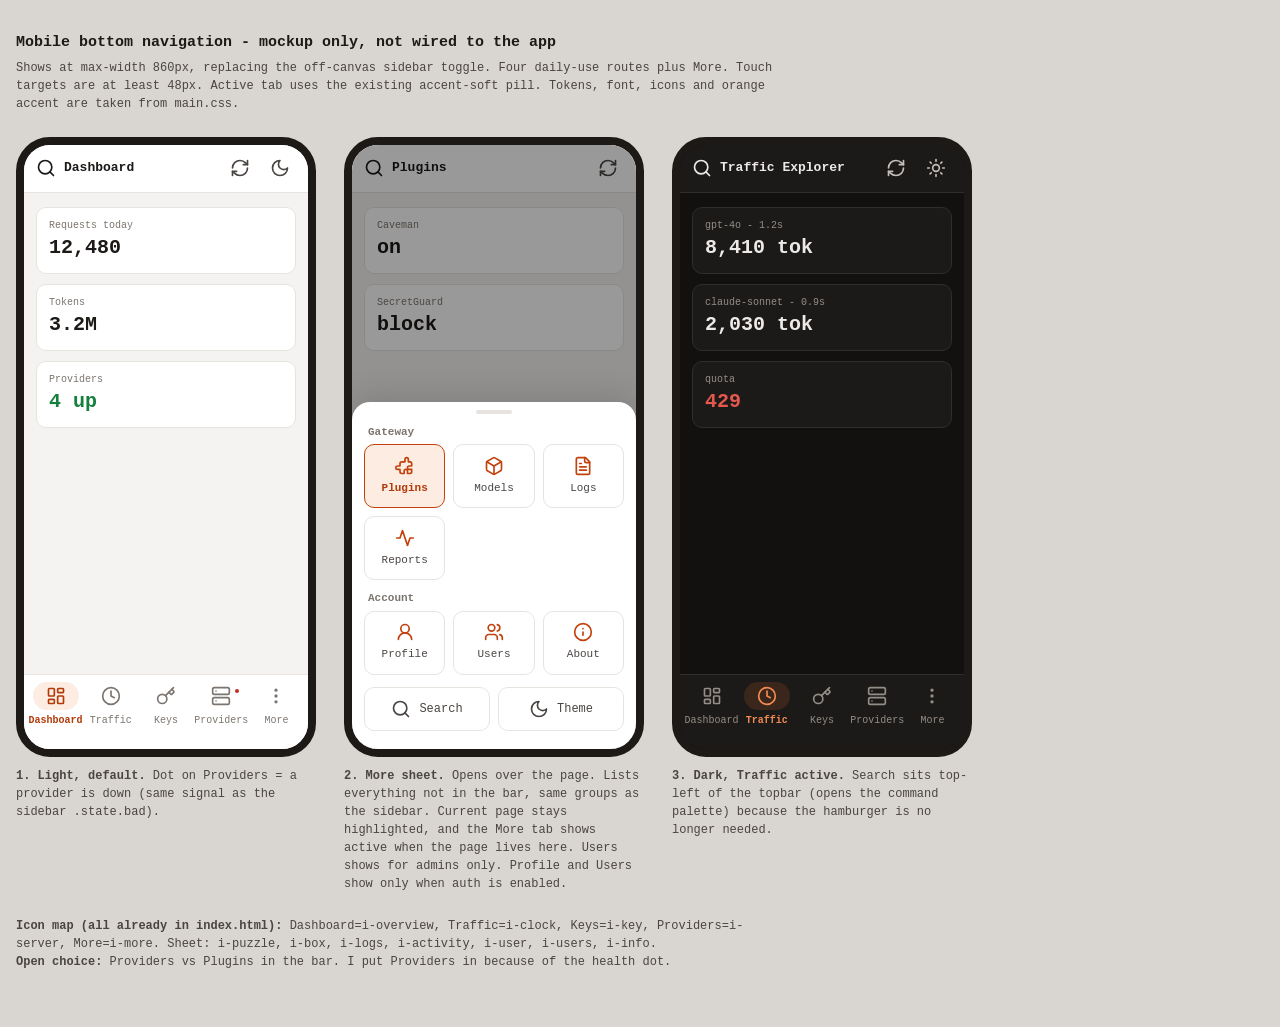
<file: docs/mockups/bottom-nav.html>
<!doctype html><html lang="en"><head><meta charset="utf-8"><meta name="viewport" content="width=device-width,initial-scale=1">
<title>NineGuard mobile bottom nav - mockup</title>
<style>
:root{--bg:#f4f3f1;--panel:#fff;--hover:#f1efec;--border:#e7e4e0;--text:#1c1917;--text-2:#4a4542;--muted:#7c756f;--accent:#c2410c;--accent-soft:#fcece2;--accent-text:#b13a0a;--danger:#c42b1c;--ok:#15803d;--shadow-pop:0 -8px 28px rgb(41 37 36/.14);--font:ui-monospace,Menlo,Consolas,monospace}
[data-theme=dark]{--bg:#121110;--panel:#1c1a19;--hover:#292624;--border:#302d2a;--text:#ece9e6;--text-2:#c4beb8;--muted:#948d86;--accent:#ea6a2a;--accent-soft:rgb(234 106 42/.15);--accent-text:#f28b52;--danger:#e5584e;--ok:#4ade80;--shadow-pop:0 -10px 30px rgb(0 0 0/.45)}
*{box-sizing:border-box}body{margin:0;background:#d9d5d0;font:12px/1.5 var(--font);color:#1c1917;padding:32px 16px}
h1{font-size:15px;margin:0 0 4px}.note{max-width:760px;color:#4a4542;margin:0 0 24px}
.row{display:flex;gap:28px;flex-wrap:wrap;align-items:flex-start}
figure{margin:0}figcaption{margin-top:10px;max-width:300px;color:#4a4542}
.phone{width:300px;height:620px;border:8px solid #1c1917;border-radius:34px;overflow:hidden;position:relative;background:var(--bg);color:var(--text);display:flex;flex-direction:column}
.icon{width:20px;height:20px;fill:none;stroke:currentColor;stroke-width:2;stroke-linecap:round;stroke-linejoin:round;flex:none}
.top{display:flex;align-items:center;gap:8px;height:48px;padding:0 12px;border-bottom:1px solid var(--border);background:var(--panel)}
.top b{font-size:13px}.top .sp{flex:1}.top .ib{width:32px;height:32px;display:grid;place-items:center;color:var(--text-2)}
.page{flex:1;overflow:hidden;padding:14px 12px;display:grid;gap:10px;align-content:start}
.card{background:var(--panel);border:1px solid var(--border);border-radius:10px;padding:10px 12px}
.card small{color:var(--muted);display:block}.card strong{font-size:20px}
.ok{color:var(--ok)}.bad{color:var(--danger)}
.tabs{display:grid;grid-template-columns:repeat(5,1fr);background:var(--panel);border-top:1px solid var(--border);padding:6px 4px calc(6px + 14px);}
.tab{display:flex;flex-direction:column;align-items:center;gap:3px;min-height:48px;justify-content:center;color:var(--muted);font-size:10px;border-radius:10px;position:relative}
.tab.on{color:var(--accent-text);font-weight:700}
.tab.on .pill{background:var(--accent-soft)}
.pill{width:46px;height:28px;border-radius:14px;display:grid;place-items:center}
.dot{position:absolute;top:6px;right:calc(50% - 20px);width:8px;height:8px;border-radius:50%;background:var(--danger);border:2px solid var(--panel)}
.scrim{position:absolute;inset:0;background:rgb(0 0 0/.4)}
.sheet{position:absolute;left:0;right:0;bottom:0;background:var(--panel);border-radius:18px 18px 0 0;box-shadow:var(--shadow-pop);padding:8px 12px 18px}
.grab{width:36px;height:4px;border-radius:2px;background:var(--border);margin:0 auto 10px}
.gt{color:var(--muted);font-size:11px;font-weight:600;margin:10px 4px 4px}
.grid{display:grid;grid-template-columns:repeat(3,1fr);gap:8px}
.it{border:1px solid var(--border);border-radius:10px;min-height:64px;display:flex;flex-direction:column;align-items:center;justify-content:center;gap:4px;font-size:11px;color:var(--text-2)}
.it .icon{color:var(--accent)}
.it.on{background:var(--accent-soft);border-color:var(--accent);color:var(--accent-text);font-weight:700}
.sheet .foot{display:flex;gap:8px;margin-top:12px}.sheet .foot div{flex:1;border:1px solid var(--border);border-radius:10px;min-height:44px;display:flex;align-items:center;justify-content:center;gap:8px;color:var(--text-2)}
</style></head><body>
<svg xmlns="http://www.w3.org/2000/svg" style="display:none">  <symbol id="i-overview" viewBox="0 0 24 24"><rect width="7" height="9" x="3" y="3" rx="1"/><rect width="7" height="5" x="14" y="3" rx="1"/><rect width="7" height="9" x="14" y="12" rx="1"/><rect width="7" height="5" x="3" y="16" rx="1"/></symbol>
  <symbol id="i-logs" viewBox="0 0 24 24"><path d="M15 2H6a2 2 0 0 0-2 2v16a2 2 0 0 0 2 2h12a2 2 0 0 0 2-2V7Z"/><path d="M14 2v4a2 2 0 0 0 2 2h4"/><path d="M10 9H8"/><path d="M16 13H8"/><path d="M16 17H8"/></symbol>
  <symbol id="i-box" viewBox="0 0 24 24"><path d="M21 8a2 2 0 0 0-1-1.73l-7-4a2 2 0 0 0-2 0l-7 4A2 2 0 0 0 3 8v8a2 2 0 0 0 1 1.73l7 4a2 2 0 0 0 2 0l7-4A2 2 0 0 0 21 16Z"/><path d="m3.3 7 8.7 5 8.7-5"/><path d="M12 22V12"/></symbol>
  <symbol id="i-server" viewBox="0 0 24 24"><rect width="20" height="8" x="2" y="2" rx="2"/><rect width="20" height="8" x="2" y="14" rx="2"/><line x1="6" x2="6.01" y1="6" y2="6"/><line x1="6" x2="6.01" y1="18" y2="18"/></symbol>
  <symbol id="i-search" viewBox="0 0 24 24"><circle cx="11" cy="11" r="8"/><path d="m21 21-4.3-4.3"/></symbol>
  <symbol id="i-refresh" viewBox="0 0 24 24"><path d="M3 12a9 9 0 0 1 9-9 9.75 9.75 0 0 1 6.74 2.74L21 8"/><path d="M21 3v5h-5"/><path d="M21 12a9 9 0 0 1-9 9 9.75 9.75 0 0 1-6.74-2.74L3 16"/><path d="M8 16H3v5"/></symbol>
  <symbol id="i-sun" viewBox="0 0 24 24"><circle cx="12" cy="12" r="4"/><path d="M12 2v2"/><path d="M12 20v2"/><path d="m4.93 4.93 1.41 1.41"/><path d="m17.66 17.66 1.41 1.41"/><path d="M2 12h2"/><path d="M20 12h2"/><path d="m6.34 17.66-1.41 1.41"/><path d="m19.07 4.93-1.41 1.41"/></symbol>
  <symbol id="i-moon" viewBox="0 0 24 24"><path d="M12 3a6 6 0 0 0 9 9 9 9 0 1 1-9-9Z"/></symbol>
  <symbol id="i-chevron-right" viewBox="0 0 24 24"><path d="m9 18 6-6-6-6"/></symbol>
  <symbol id="i-x" viewBox="0 0 24 24"><path d="M18 6 6 18"/><path d="m6 6 12 12"/></symbol>
  <symbol id="i-alert" viewBox="0 0 24 24"><path d="m21.73 18-8-14a2 2 0 0 0-3.48 0l-8 14A2 2 0 0 0 4 21h16a2 2 0 0 0 1.73-3"/><path d="M12 9v4"/><path d="M12 17h.01"/></symbol>
  <symbol id="i-clock" viewBox="0 0 24 24"><circle cx="12" cy="12" r="10"/><polyline points="12 6 12 12 16 14"/></symbol>
  <symbol id="i-activity" viewBox="0 0 24 24"><path d="M22 12h-4l-3 9L9 3l-3 9H2"/></symbol>
  <symbol id="i-user" viewBox="0 0 24 24"><circle cx="12" cy="8" r="5"/><path d="M20 21a8 8 0 0 0-16 0"/></symbol>
  <symbol id="i-users" viewBox="0 0 24 24"><path d="M16 21v-2a4 4 0 0 0-4-4H6a4 4 0 0 0-4 4v2"/><circle cx="9" cy="7" r="4"/><path d="M22 21v-2a4 4 0 0 0-3-3.87"/><path d="M16 3.13a4 4 0 0 1 0 7.75"/></symbol>
  <symbol id="i-key" viewBox="0 0 24 24"><path d="m15.5 7.5 2.3 2.3a1 1 0 0 0 1.4 0l2.1-2.1a1 1 0 0 0 0-1.4L19 4"/><path d="m21 2-9.6 9.6"/><circle cx="7.5" cy="15.5" r="5.5"/></symbol>
  <symbol id="i-more" viewBox="0 0 24 24"><circle cx="12" cy="12" r="1"/><circle cx="12" cy="5" r="1"/><circle cx="12" cy="19" r="1"/></symbol>
  <symbol id="i-info" viewBox="0 0 24 24"><circle cx="12" cy="12" r="10"/><path d="M12 16v-4"/><path d="M12 8h.01"/></symbol>
  <symbol id="i-puzzle" viewBox="0 0 24 24"><path d="M19 7h-3V4a2 2 0 0 0-4 0v3H8a2 2 0 0 0-2 2v3H3a2 2 0 0 0 0 4h3v3a2 2 0 0 0 2 2h3v-3a2 2 0 0 1 4 0v3h3a2 2 0 0 0 2-2v-3h-3a2 2 0 0 1 0-4h3V9a2 2 0 0 0-2-2z"/></symbol></svg>
<h1>Mobile bottom navigation - mockup only, not wired to the app</h1>
<p class="note">Shows at max-width 860px, replacing the off-canvas sidebar toggle. Four daily-use routes plus More. Touch targets are at least 48px. Active tab uses the existing accent-soft pill. Tokens, font, icons and orange accent are taken from main.css.</p>
<div class="row">

<figure><div class="phone" data-theme="light">
<div class="top"><svg class="icon"><use href="#i-search"/></svg><b>Dashboard</b><span class="sp"></span><span class="ib"><svg class="icon"><use href="#i-refresh"/></svg></span><span class="ib"><svg class="icon"><use href="#i-moon"/></svg></span></div>
<div class="page"><div class="card"><small>Requests today</small><strong>12,480</strong></div><div class="card"><small>Tokens</small><strong>3.2M</strong></div><div class="card"><small>Providers</small><strong class="ok">4 up</strong></div></div>
<nav class="tabs">
<a class="tab on"><span class="pill"><svg class="icon"><use href="#i-overview"/></svg></span>Dashboard</a>
<a class="tab"><span class="pill"><svg class="icon"><use href="#i-clock"/></svg></span>Traffic</a>
<a class="tab"><span class="pill"><svg class="icon"><use href="#i-key"/></svg></span>Keys</a>
<a class="tab"><span class="pill"><svg class="icon"><use href="#i-server"/></svg></span>Providers<i class="dot"></i></a>
<a class="tab"><span class="pill"><svg class="icon"><use href="#i-more"/></svg></span>More</a>
</nav></div><figcaption><b>1. Light, default.</b> Dot on Providers = a provider is down (same signal as the sidebar .state.bad).</figcaption></figure>

<figure><div class="phone" data-theme="light">
<div class="top"><svg class="icon"><use href="#i-search"/></svg><b>Plugins</b><span class="sp"></span><span class="ib"><svg class="icon"><use href="#i-refresh"/></svg></span></div>
<div class="page"><div class="card"><small>Caveman</small><strong>on</strong></div><div class="card"><small>SecretGuard</small><strong>block</strong></div></div>
<div class="scrim"></div>
<div class="sheet"><div class="grab"></div>
<div class="gt">Gateway</div><div class="grid">
<div class="it on"><svg class="icon"><use href="#i-puzzle"/></svg>Plugins</div>
<div class="it"><svg class="icon"><use href="#i-box"/></svg>Models</div>
<div class="it"><svg class="icon"><use href="#i-logs"/></svg>Logs</div>
<div class="it"><svg class="icon"><use href="#i-activity"/></svg>Reports</div></div>
<div class="gt">Account</div><div class="grid">
<div class="it"><svg class="icon"><use href="#i-user"/></svg>Profile</div>
<div class="it"><svg class="icon"><use href="#i-users"/></svg>Users</div>
<div class="it"><svg class="icon"><use href="#i-info"/></svg>About</div></div>
<div class="foot"><div><svg class="icon"><use href="#i-search"/></svg>Search</div><div><svg class="icon"><use href="#i-moon"/></svg>Theme</div></div>
</div>
<nav class="tabs" style="position:absolute;left:0;right:0;bottom:0;z-index:0;visibility:hidden"></nav>
</div><figcaption><b>2. More sheet.</b> Opens over the page. Lists everything not in the bar, same groups as the sidebar. Current page stays highlighted, and the More tab shows active when the page lives here. Users shows for admins only. Profile and Users show only when auth is enabled.</figcaption></figure>

<figure><div class="phone" data-theme="dark">
<div class="top"><svg class="icon"><use href="#i-search"/></svg><b>Traffic Explorer</b><span class="sp"></span><span class="ib"><svg class="icon"><use href="#i-refresh"/></svg></span><span class="ib"><svg class="icon"><use href="#i-sun"/></svg></span></div>
<div class="page"><div class="card"><small>gpt-4o - 1.2s</small><strong>8,410 tok</strong></div><div class="card"><small>claude-sonnet - 0.9s</small><strong>2,030 tok</strong></div><div class="card"><small>quota</small><strong class="bad">429</strong></div></div>
<nav class="tabs">
<a class="tab"><span class="pill"><svg class="icon"><use href="#i-overview"/></svg></span>Dashboard</a>
<a class="tab on"><span class="pill"><svg class="icon"><use href="#i-clock"/></svg></span>Traffic</a>
<a class="tab"><span class="pill"><svg class="icon"><use href="#i-key"/></svg></span>Keys</a>
<a class="tab"><span class="pill"><svg class="icon"><use href="#i-server"/></svg></span>Providers</a>
<a class="tab"><span class="pill"><svg class="icon"><use href="#i-more"/></svg></span>More</a>
</nav></div><figcaption><b>3. Dark, Traffic active.</b> Search sits top-left of the topbar (opens the command palette) because the hamburger is no longer needed.</figcaption></figure>

</div>
<p class="note" style="margin-top:24px"><b>Icon map (all already in index.html):</b> Dashboard=i-overview, Traffic=i-clock, Keys=i-key, Providers=i-server, More=i-more. Sheet: i-puzzle, i-box, i-logs, i-activity, i-user, i-users, i-info.<br><b>Open choice:</b> Providers vs Plugins in the bar. I put Providers in because of the health dot.</p>
</body></html>
</file>
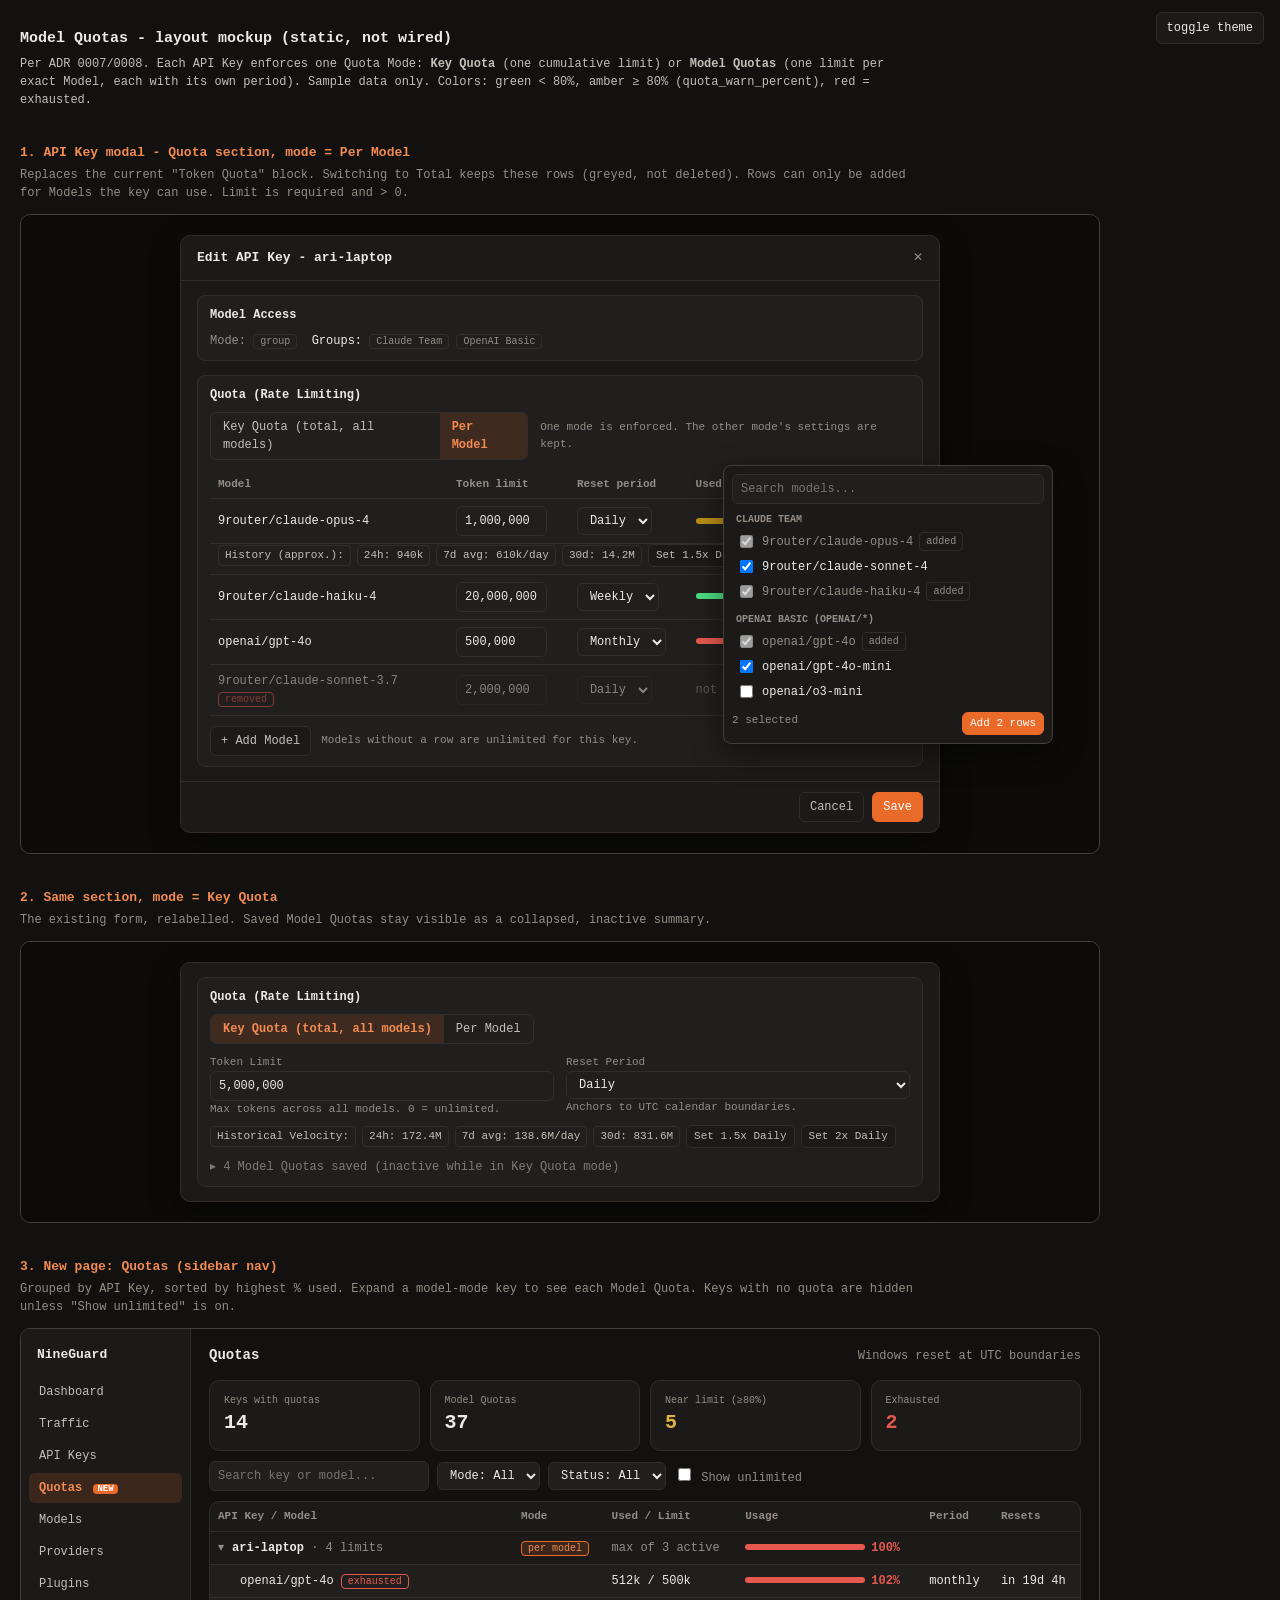
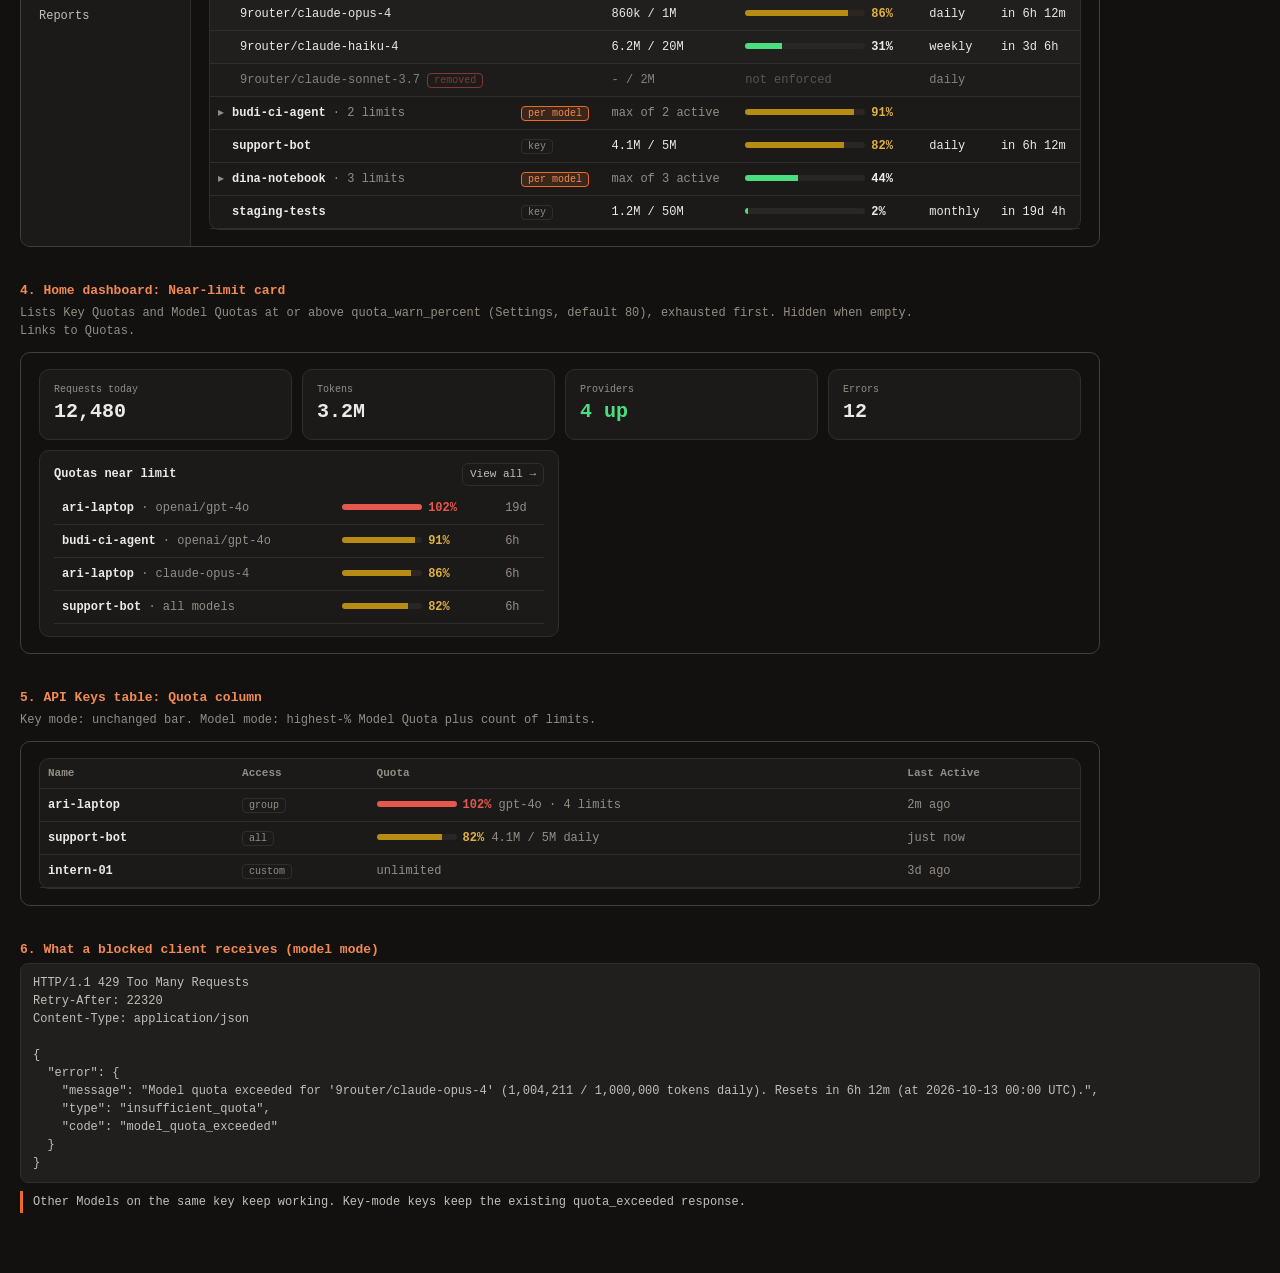
<file: docs/mockups/model-quotas.html>
<!doctype html><html lang="en" data-theme="dark"><head><meta charset="utf-8"><meta name="viewport" content="width=device-width,initial-scale=1">
<title>NineGuard Model Quotas - mockup</title>
<style>
:root{--bg:#f4f3f1;--panel:#fff;--panel-2:#fafaf9;--hover:#f1efec;--border:#e7e4e0;--border-strong:#d5d1cc;--text:#1c1917;--text-2:#4a4542;--muted:#7c756f;--accent:#c2410c;--accent-soft:#fcece2;--accent-text:#b13a0a;--danger:#c42b1c;--ok:#15803d;--warn:#c98a0c;--warnt:#94620a;--shadow-pop:0 8px 28px rgb(41 37 36/.14);--font:"JetBrains Mono",ui-monospace,Menlo,Consolas,monospace}
[data-theme=dark]{--bg:#121110;--panel:#1c1a19;--panel-2:#211f1d;--hover:#292624;--border:#302d2a;--border-strong:#423e3a;--text:#ece9e6;--text-2:#c4beb8;--muted:#948d86;--accent:#ea6a2a;--accent-soft:rgb(234 106 42/.15);--accent-text:#f28b52;--danger:#e5584e;--ok:#4ade80;--warn:#b88c14;--warnt:#e0b240;--shadow-pop:0 10px 30px rgb(0 0 0/.45)}
*{box-sizing:border-box}
body{margin:0;background:var(--bg);color:var(--text);font:12px/1.5 var(--font);padding:28px 20px 60px}
h1{font-size:15px;margin:0 0 4px}.note{max-width:900px;color:var(--text-2);margin:0 0 8px}
.toggle{position:fixed;top:12px;right:16px;border:1px solid var(--border);background:var(--panel);color:var(--text);border-radius:6px;padding:6px 10px;font:inherit;cursor:pointer}
section{margin:34px 0 0}
section>h2{font-size:13px;margin:0 0 4px;color:var(--accent-text)}
section>p{margin:0 0 12px;color:var(--muted);max-width:900px}
.frame{border:1px solid var(--border-strong);border-radius:10px;background:var(--bg);overflow:hidden;max-width:1080px}
.app{display:grid;grid-template-columns:170px 1fr;min-height:420px}
.side{background:var(--panel);border-right:1px solid var(--border);padding:12px 8px}
.side b{display:block;padding:4px 8px 12px;font-size:13px}
.nav{display:block;padding:6px 10px;border-radius:6px;color:var(--text-2);margin-bottom:2px}
.nav.on{background:var(--accent-soft);color:var(--accent-text);font-weight:700}
.nav .new{font-size:9px;background:var(--accent);color:#fff;border-radius:4px;padding:0 4px;margin-left:4px}
.main{padding:16px 18px}
.top{display:flex;align-items:center;gap:8px;margin-bottom:14px}.top h3{margin:0;font-size:14px}.sp{flex:1}
.card{background:var(--panel);border:1px solid var(--border);border-radius:10px;padding:12px 14px}
.card small{color:var(--muted);display:block}.card strong{font-size:20px}
.grid4{display:grid;grid-template-columns:repeat(4,1fr);gap:10px;margin-bottom:10px}
input,select,.inp{background:var(--panel-2);border:1px solid var(--border);color:var(--text);border-radius:6px;padding:5px 8px;font:inherit}
.btn{display:inline-block;border:1px solid var(--border);background:var(--panel);color:var(--text-2);border-radius:6px;padding:5px 10px}
.btn.pri{background:var(--accent);border-color:var(--accent);color:#fff}
.btn.sm{padding:2px 7px;font-size:11px}
table{width:100%;border-collapse:collapse}
th{text-align:left;color:var(--muted);font-weight:600;font-size:11px;padding:6px 8px;border-bottom:1px solid var(--border)}
td{padding:7px 8px;border-bottom:1px solid var(--border);vertical-align:middle}
tr.sub td{background:var(--panel-2)}
tr.sub td:first-child{padding-left:30px}
tr.inactive td{opacity:.5}
.bar{height:6px;border-radius:3px;background:var(--hover);overflow:hidden;width:120px;display:inline-block;vertical-align:middle;margin-right:6px}
.bar i{display:block;height:100%;background:var(--ok)}
.bar i.w{background:var(--warn)}.bar i.d{background:var(--danger)}
.pct{font-weight:700}.pct.w{color:var(--warnt)}.pct.d{color:var(--danger)}
.badge{font-size:10px;border-radius:4px;padding:1px 6px;border:1px solid var(--border);color:var(--muted);white-space:nowrap}
.badge.mode{color:var(--accent-text);border-color:var(--accent);background:var(--accent-soft)}
.badge.d{color:var(--danger);border-color:var(--danger)}
.badge.w{color:var(--warnt);border-color:var(--warn)}
.muted{color:var(--muted)}.chev{color:var(--muted);display:inline-block;width:14px}
.filters{display:flex;gap:8px;align-items:center;margin-bottom:10px;flex-wrap:wrap}
/* modal */
.modalwrap{position:relative;padding:20px;background:rgb(0 0 0/.35)}
.modal{background:var(--panel);border:1px solid var(--border);border-radius:10px;max-width:760px;margin:0 auto;box-shadow:var(--shadow-pop)}
.mh{display:flex;align-items:center;padding:12px 16px;border-bottom:1px solid var(--border)}.mh b{font-size:13px}
.mb{padding:14px 16px;display:grid;gap:14px}
.mf{display:flex;justify-content:flex-end;gap:8px;padding:10px 16px;border-top:1px solid var(--border)}
.sect{border:1px solid var(--border);border-radius:8px;padding:10px 12px;background:var(--panel-2)}
.sect h4{margin:0 0 8px;font-size:12px}
.seg{display:inline-flex;border:1px solid var(--border);border-radius:6px;overflow:hidden}
.seg span{padding:5px 12px;color:var(--text-2)}.seg span.on{background:var(--accent-soft);color:var(--accent-text);font-weight:700}
.hint{color:var(--muted);font-size:11px}
.vel{display:flex;gap:6px;flex-wrap:wrap;align-items:center;font-size:11px}
.vel span{border:1px solid var(--border);border-radius:4px;padding:1px 6px;color:var(--text-2)}
.dim{opacity:.45}
.picker{position:absolute;right:46px;top:250px;width:330px;background:var(--panel);border:1px solid var(--border-strong);border-radius:8px;box-shadow:var(--shadow-pop);padding:8px}
.picker .gt{color:var(--muted);font-size:10px;font-weight:700;margin:8px 4px 2px;text-transform:uppercase}
.picker label{display:flex;gap:6px;align-items:center;padding:3px 4px;border-radius:4px}
.picker label.dis{color:var(--muted)}
.code{background:var(--panel-2);border:1px solid var(--border);border-radius:8px;padding:10px 12px;white-space:pre;overflow:auto;color:var(--text-2)}
.callout{border-left:3px solid var(--accent);padding:2px 10px;color:var(--text-2);margin-top:8px}
</style></head><body>
<button class="toggle" onclick="document.documentElement.dataset.theme=document.documentElement.dataset.theme==='dark'?'light':'dark'">toggle theme</button>
<h1>Model Quotas - layout mockup (static, not wired)</h1>
<p class="note">Per ADR 0007/0008. Each API Key enforces one Quota Mode: <b>Key Quota</b> (one cumulative limit) or <b>Model Quotas</b> (one limit per exact Model, each with its own period). Sample data only. Colors: green &lt; 80%, amber &ge; 80% (quota_warn_percent), red = exhausted.</p>

<!-- 1. KEY MODAL : MODEL MODE -->
<section><h2>1. API Key modal - Quota section, mode = Per Model</h2>
<p>Replaces the current "Token Quota" block. Switching to Total keeps these rows (greyed, not deleted). Rows can only be added for Models the key can use. Limit is required and &gt; 0.</p>
<div class="frame"><div class="modalwrap"><div class="modal">
<div class="mh"><b>Edit API Key - ari-laptop</b><span class="sp"></span><span class="muted">✕</span></div>
<div class="mb">
<div class="sect"><h4>Model Access</h4><span class="muted">Mode:</span> <span class="badge">group</span> &nbsp;Groups: <span class="badge">Claude Team</span> <span class="badge">OpenAI Basic</span></div>
<div class="sect">
<h4>Quota (Rate Limiting)</h4>
<div style="display:flex;gap:12px;align-items:center;margin-bottom:10px"><div class="seg"><span>Key Quota (total, all models)</span><span class="on">Per Model</span></div><span class="hint">One mode is enforced. The other mode's settings are kept.</span></div>
<table>
<tr><th style="width:34%">Model</th><th>Token limit</th><th>Reset period</th><th>Used (current window)</th><th></th></tr>
<tr><td>9router/claude-opus-4</td><td><input value="1,000,000" size="10"></td><td><select><option>Daily</option></select></td><td><span class="bar"><i class="w" style="width:86%"></i></span><span class="pct w">86%</span></td><td class="muted">✕</td></tr>
<tr><td colspan="5" style="border-top:0;padding-top:0"><div class="vel"><span class="muted">History (approx.):</span><span>24h: 940k</span><span>7d avg: 610k/day</span><span>30d: 14.2M</span><a class="btn sm">Set 1.5x Daily</a><a class="btn sm">Set 2x Daily</a></div></td></tr>
<tr><td>9router/claude-haiku-4</td><td><input value="20,000,000" size="10"></td><td><select><option>Weekly</option></select></td><td><span class="bar"><i style="width:31%"></i></span><span class="pct">31%</span></td><td class="muted">✕</td></tr>
<tr><td>openai/gpt-4o</td><td><input value="500,000" size="10"></td><td><select><option>Monthly</option></select></td><td><span class="bar"><i class="d" style="width:100%"></i></span><span class="pct d">100%</span></td><td class="muted">✕</td></tr>
<tr class="inactive"><td>9router/claude-sonnet-3.7 <span class="badge d">removed</span></td><td><input value="2,000,000" size="10"></td><td><select><option>Daily</option></select></td><td class="muted">not enforced</td><td class="muted">✕</td></tr>
</table>
<div style="margin-top:10px;display:flex;gap:10px;align-items:center"><a class="btn">+ Add Model</a><span class="hint">Models without a row are unlimited for this key.</span></div>
</div>
</div>
<div class="mf"><a class="btn">Cancel</a><a class="btn pri">Save</a></div>
</div>
<!-- picker popover -->
<div class="picker">
<input placeholder="Search models..." style="width:100%">
<div class="gt">Claude Team</div>
<label class="dis"><input type="checkbox" checked disabled> 9router/claude-opus-4 <span class="badge">added</span></label>
<label><input type="checkbox" checked> 9router/claude-sonnet-4</label>
<label class="dis"><input type="checkbox" checked disabled> 9router/claude-haiku-4 <span class="badge">added</span></label>
<div class="gt">OpenAI Basic (openai/*)</div>
<label class="dis"><input type="checkbox" checked disabled> openai/gpt-4o <span class="badge">added</span></label>
<label><input type="checkbox" checked> openai/gpt-4o-mini</label>
<label><input type="checkbox"> openai/o3-mini</label>
<div style="display:flex;justify-content:space-between;margin-top:8px"><span class="hint">2 selected</span><a class="btn pri sm">Add 2 rows</a></div>
</div>
</div></div></section>

<!-- 2. KEY MODAL : KEY MODE -->
<section><h2>2. Same section, mode = Key Quota</h2>
<p>The existing form, relabelled. Saved Model Quotas stay visible as a collapsed, inactive summary.</p>
<div class="frame"><div class="modalwrap"><div class="modal"><div class="mb">
<div class="sect">
<h4>Quota (Rate Limiting)</h4>
<div style="display:flex;gap:12px;align-items:center;margin-bottom:10px"><div class="seg"><span class="on">Key Quota (total, all models)</span><span>Per Model</span></div></div>
<div style="display:grid;grid-template-columns:1fr 1fr;gap:12px"><div><div class="hint">Token Limit</div><input value="5,000,000" style="width:100%"><div class="hint">Max tokens across all models. 0 = unlimited.</div></div><div><div class="hint">Reset Period</div><select style="width:100%"><option>Daily</option></select><div class="hint">Anchors to UTC calendar boundaries.</div></div></div>
<div class="vel" style="margin-top:8px"><span class="muted">Historical Velocity:</span><span>24h: 172.4M</span><span>7d avg: 138.6M/day</span><span>30d: 831.6M</span><a class="btn sm">Set 1.5x Daily</a><a class="btn sm">Set 2x Daily</a></div>
<div class="dim" style="margin-top:10px">▸ 4 Model Quotas saved (inactive while in Key Quota mode)</div>
</div></div></div></div></div></section>

<!-- 3. QUOTAS PAGE -->
<section><h2>3. New page: Quotas (sidebar nav)</h2>
<p>Grouped by API Key, sorted by highest % used. Expand a model-mode key to see each Model Quota. Keys with no quota are hidden unless "Show unlimited" is on.</p>
<div class="frame"><div class="app">
<div class="side"><b>NineGuard</b><span class="nav">Dashboard</span><span class="nav">Traffic</span><span class="nav">API Keys</span><span class="nav on">Quotas <span class="new">NEW</span></span><span class="nav">Models</span><span class="nav">Providers</span><span class="nav">Plugins</span><span class="nav">Reports</span></div>
<div class="main">
<div class="top"><h3>Quotas</h3><span class="sp"></span><span class="muted">Windows reset at UTC boundaries</span></div>
<div class="grid4">
<div class="card"><small>Keys with quotas</small><strong>14</strong></div>
<div class="card"><small>Model Quotas</small><strong>37</strong></div>
<div class="card"><small>Near limit (&ge;80%)</small><strong style="color:var(--warnt)">5</strong></div>
<div class="card"><small>Exhausted</small><strong style="color:var(--danger)">2</strong></div>
</div>
<div class="filters"><input placeholder="Search key or model..." style="width:220px"><select><option>Mode: All</option><option>Key Quota</option><option>Per Model</option></select><select><option>Status: All</option><option>Near limit</option><option>Exhausted</option><option>Inactive</option></select><label class="muted"><input type="checkbox"> Show unlimited</label></div>
<div class="card" style="padding:0">
<table>
<tr><th>API Key / Model</th><th>Mode</th><th>Used / Limit</th><th>Usage</th><th>Period</th><th>Resets</th></tr>
<tr><td><span class="chev">▾</span><b>ari-laptop</b> <span class="muted">· 4 limits</span></td><td><span class="badge mode">per model</span></td><td class="muted">max of 3 active</td><td><span class="bar"><i class="d" style="width:100%"></i></span><span class="pct d">100%</span></td><td></td><td></td></tr>
<tr class="sub"><td>openai/gpt-4o <span class="badge d">exhausted</span></td><td></td><td>512k / 500k</td><td><span class="bar"><i class="d" style="width:100%"></i></span><span class="pct d">102%</span></td><td>monthly</td><td>in 19d 4h</td></tr>
<tr class="sub"><td>9router/claude-opus-4</td><td></td><td>860k / 1M</td><td><span class="bar"><i class="w" style="width:86%"></i></span><span class="pct w">86%</span></td><td>daily</td><td>in 6h 12m</td></tr>
<tr class="sub"><td>9router/claude-haiku-4</td><td></td><td>6.2M / 20M</td><td><span class="bar"><i style="width:31%"></i></span><span class="pct">31%</span></td><td>weekly</td><td>in 3d 6h</td></tr>
<tr class="sub inactive"><td>9router/claude-sonnet-3.7 <span class="badge d">removed</span></td><td></td><td>- / 2M</td><td class="muted">not enforced</td><td>daily</td><td></td></tr>
<tr><td><span class="chev">▸</span><b>budi-ci-agent</b> <span class="muted">· 2 limits</span></td><td><span class="badge mode">per model</span></td><td class="muted">max of 2 active</td><td><span class="bar"><i class="w" style="width:91%"></i></span><span class="pct w">91%</span></td><td></td><td></td></tr>
<tr><td><span class="chev"></span><b>support-bot</b></td><td><span class="badge">key</span></td><td>4.1M / 5M</td><td><span class="bar"><i class="w" style="width:82%"></i></span><span class="pct w">82%</span></td><td>daily</td><td>in 6h 12m</td></tr>
<tr><td><span class="chev">▸</span><b>dina-notebook</b> <span class="muted">· 3 limits</span></td><td><span class="badge mode">per model</span></td><td class="muted">max of 3 active</td><td><span class="bar"><i style="width:44%"></i></span><span class="pct">44%</span></td><td></td><td></td></tr>
<tr><td><span class="chev"></span><b>staging-tests</b></td><td><span class="badge">key</span></td><td>1.2M / 50M</td><td><span class="bar"><i style="width:2%"></i></span><span class="pct">2%</span></td><td>monthly</td><td>in 19d 4h</td></tr>
</table></div>
</div></div></div></section>

<!-- 4. DASHBOARD CARD -->
<section><h2>4. Home dashboard: Near-limit card</h2>
<p>Lists Key Quotas and Model Quotas at or above quota_warn_percent (Settings, default 80), exhausted first. Hidden when empty. Links to Quotas.</p>
<div class="frame"><div class="main">
<div class="grid4"><div class="card"><small>Requests today</small><strong>12,480</strong></div><div class="card"><small>Tokens</small><strong>3.2M</strong></div><div class="card"><small>Providers</small><strong style="color:var(--ok)">4 up</strong></div><div class="card"><small>Errors</small><strong>12</strong></div></div>
<div class="card" style="max-width:520px">
<div style="display:flex;align-items:center;margin-bottom:6px"><b>Quotas near limit</b><span class="sp"></span><a class="btn sm">View all →</a></div>
<table>
<tr><td><b>ari-laptop</b> <span class="muted">· openai/gpt-4o</span></td><td><span class="bar" style="width:80px"><i class="d" style="width:100%"></i></span><span class="pct d">102%</span></td><td class="muted">19d</td></tr>
<tr><td><b>budi-ci-agent</b> <span class="muted">· openai/gpt-4o</span></td><td><span class="bar" style="width:80px"><i class="w" style="width:91%"></i></span><span class="pct w">91%</span></td><td class="muted">6h</td></tr>
<tr><td><b>ari-laptop</b> <span class="muted">· claude-opus-4</span></td><td><span class="bar" style="width:80px"><i class="w" style="width:86%"></i></span><span class="pct w">86%</span></td><td class="muted">6h</td></tr>
<tr><td><b>support-bot</b> <span class="muted">· all models</span></td><td><span class="bar" style="width:80px"><i class="w" style="width:82%"></i></span><span class="pct w">82%</span></td><td class="muted">6h</td></tr>
</table></div></div></div></section>

<!-- 5. KEYS TABLE COLUMN -->
<section><h2>5. API Keys table: Quota column</h2>
<p>Key mode: unchanged bar. Model mode: highest-% Model Quota plus count of limits.</p>
<div class="frame"><div class="main"><div class="card" style="padding:0">
<table>
<tr><th>Name</th><th>Access</th><th>Quota</th><th>Last Active</th></tr>
<tr><td><b>ari-laptop</b></td><td><span class="badge">group</span></td><td><span class="bar" style="width:80px"><i class="d" style="width:100%"></i></span><span class="pct d">102%</span> <span class="muted">gpt-4o · 4 limits</span></td><td class="muted">2m ago</td></tr>
<tr><td><b>support-bot</b></td><td><span class="badge">all</span></td><td><span class="bar" style="width:80px"><i class="w" style="width:82%"></i></span><span class="pct w">82%</span> <span class="muted">4.1M / 5M daily</span></td><td class="muted">just now</td></tr>
<tr><td><b>intern-01</b></td><td><span class="badge">custom</span></td><td class="muted">unlimited</td><td class="muted">3d ago</td></tr>
</table></div></div></div></section>

<!-- 6. 429 -->
<section><h2>6. What a blocked client receives (model mode)</h2>
<div class="code">HTTP/1.1 429 Too Many Requests
Retry-After: 22320
Content-Type: application/json

{
  "error": {
    "message": "Model quota exceeded for '9router/claude-opus-4' (1,004,211 / 1,000,000 tokens daily). Resets in 6h 12m (at 2026-10-13 00:00 UTC).",
    "type": "insufficient_quota",
    "code": "model_quota_exceeded"
  }
}</div>
<div class="callout">Other Models on the same key keep working. Key-mode keys keep the existing <code>quota_exceeded</code> response.</div>
</section>
</body></html>
</file>
